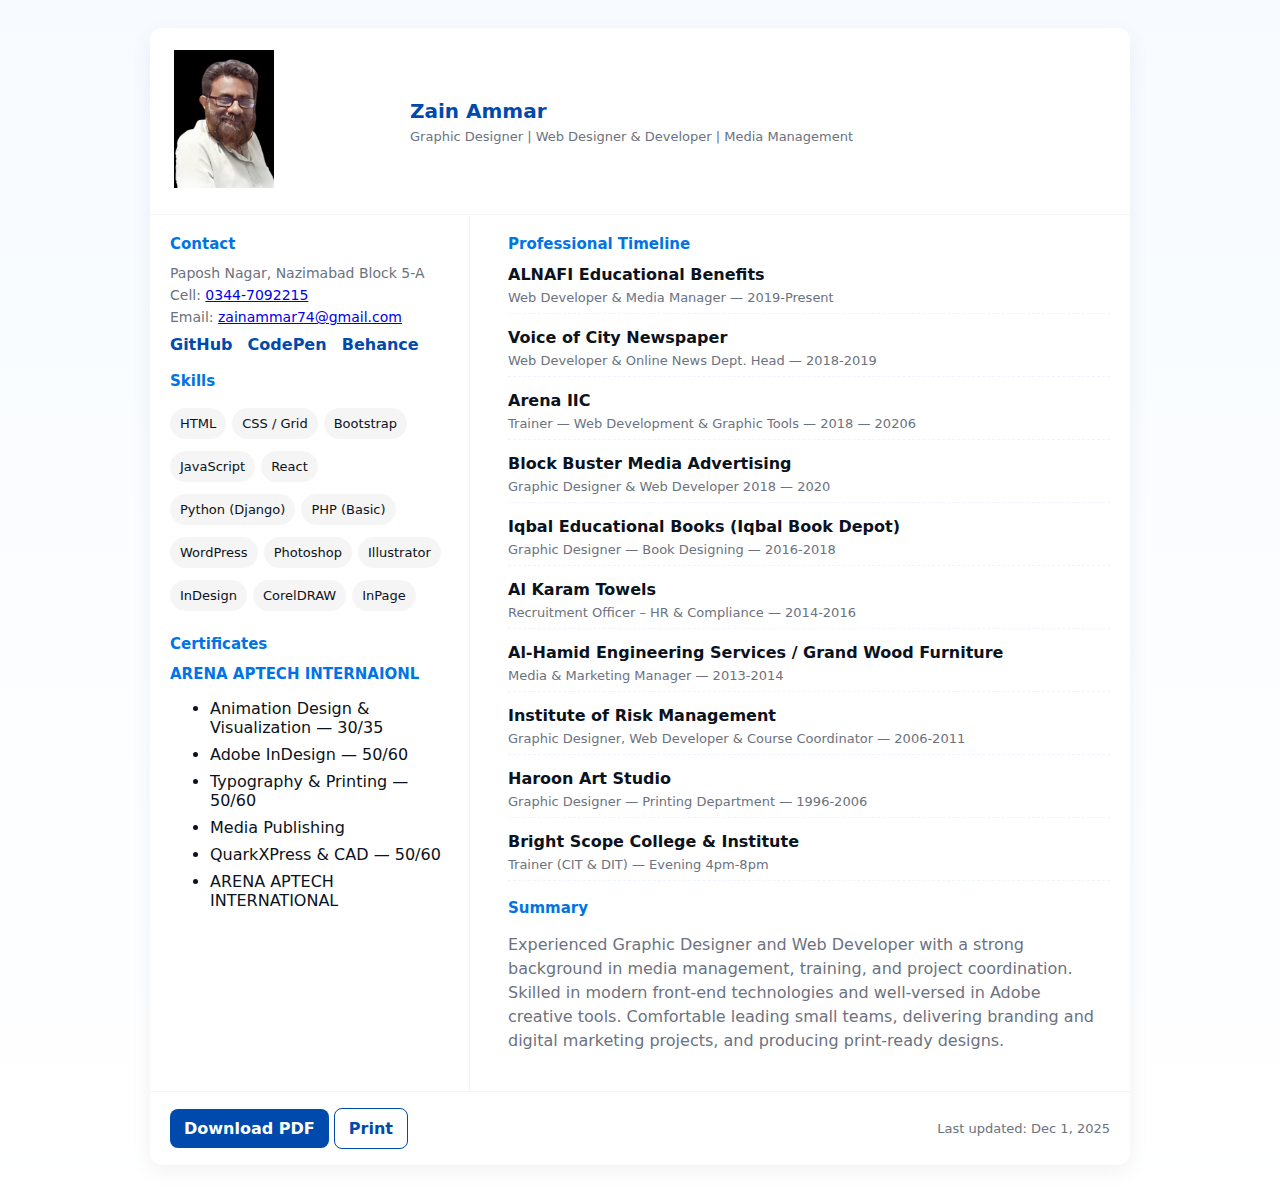
<file: index.html>
<!DOCTYPE html>
<html lang="en">
<head>
  <meta charset="utf-8" />
  <meta name="viewport" content="width=device-width, initial-scale=1" />
  <title>Zain Ammar — Profile</title>
  <style>
    :root{
      --primary: #004aad; /* title */
      --accent:  #0073e6; /* section headings */
      --muted:   #6b7280;
      --bg:      #f7fbff;
      --card:    #ffffff;
      --maxw:    980px;
      --glass:   rgba(0,0,0,0.04);
      --gap:     18px;
      font-family: Inter, ui-sans-serif, system-ui, -apple-system, "Segoe UI", Roboto, "Helvetica Neue", Arial;
      color: #0b1220;
    }

    .im{
        width: 200px;
        height: auto;
        border-radius: 10px;
     
    }
    *{box-sizing:border-box}
    body{margin:0;background:linear-gradient(180deg,var(--bg),#ffffff);padding:28px;display:flex;justify-content:center}
    .wrap{width:100%;max-width:var(--maxw)}
    .card{background:var(--card);border-radius:12px;box-shadow:0 6px 22px rgba(11,17,32,0.06);overflow:hidden}
    header{display:flex;align-items:center;gap:18px;padding:22px 24px;border-bottom:1px solid var(--glass)}
    .avatar{width:84px;height:84px;border-radius:10px;background:linear-gradient(135deg,var(--primary),var(--accent));display:flex;align-items:center;justify-content:center;color:white;font-weight:700;font-size:28px}
    .title h1{margin:0;font-size:20px;color:var(--primary)}
    .title p{margin:6px 0 0;font-size:13px;color:var(--muted)}

    .grid{display:grid;grid-template-columns:320px 1fr;gap:var(--gap)}
    .left{padding:20px;border-right:1px solid var(--glass);min-height:420px}
    .right{padding:20px}

    .section{margin-bottom:18px}
    h2.section-title{margin:0 0 12px;font-size:15px;color:var(--accent)}
    .contact p{margin:6px 0;color:var(--muted);font-size:14px}
    .links a{display:inline-block;margin-right:10px;text-decoration:none;color:var(--primary);font-weight:600}

    .chip{display:inline-block;padding:8px 10px;border-radius:999px;background:var(--glass);font-size:13px;margin:6px 6px 6px 0}
    .skill-list{display:flex;flex-wrap:wrap}

    .timeline-item{margin-bottom:14px;padding-bottom:8px;border-bottom:1px dashed #eef3ff}
    .timeline-item strong{display:block;color:#0b1220}
    .timeline-item .meta{font-size:13px;color:var(--muted);margin-top:6px}

    .certs li{margin-bottom:8px}

    footer{padding:16px 20px;border-top:1px solid var(--glass);display:flex;justify-content:space-between;align-items:center}
    .btn{background:var(--primary);color:white;padding:10px 14px;border-radius:8px;text-decoration:none;font-weight:600;display:inline-block}
    .btn.secondary{background:transparent;color:var(--primary);border:1px solid var(--primary)}

    @media (max-width:880px){
      .grid{grid-template-columns:1fr}
      .left{border-right:none;border-bottom:1px solid var(--glass)}
    }
  </style>
</head>
<body>
  <div class="wrap card" role="document">
    <header>
      <div class="im"><img src="images/me4.png" style="width:100px;height: auto;" ></div>
      <br>
      <div class="title">
        <h1>Zain Ammar</h1>
        <p>Graphic Designer | Web Designer & Developer | Media Management</p>
      </div>
    </header>

    <div class="grid">
      <aside class="left">
        <section class="section contact">
          <h2 class="section-title">Contact</h2>
          <p>Paposh Nagar, Nazimabad Block 5-A</p>
          <p>Cell: <a href="tel:+923447092215">0344-7092215</a></p>
          <p>Email: <a href="mailto:zainammar74@gmail.com">zainammar74@gmail.com</a></p>
          <div style="margin-top:10px" class="links">
            <a href="https://github.com/zainammar" target="_blank">GitHub</a>
            <a href="https://codepen.io/zainammar-01" target="_blank">CodePen</a>
            <a href="https://www.behance.net/sirzain/projects" target="_blank">Behance</a>
          </div>
        </section>

        <section class="section">
          <h2 class="section-title">Skills</h2>
          <div class="skill-list">
            <div class="chip">HTML</div>
            <div class="chip">CSS / Grid</div>
            <div class="chip">Bootstrap</div>
            <div class="chip">JavaScript</div>
            <div class="chip">React</div>
            <div class="chip">Python (Django)</div>
            <!-- <div class="chip">Odoo</div> -->
            <div class="chip">PHP (Basic)</div>
            <div class="chip">WordPress</div>
            <div class="chip">Photoshop</div>
            <div class="chip">Illustrator</div>
            <div class="chip">InDesign</div>
            <div class="chip">CorelDRAW</div>
            <div class="chip">InPage</div>
          </div>
        </section>

        <section class="section">
          <h2 class="section-title">Certificates</h2>
          <h2 class="section-title">ARENA APTECH INTERNAIONL </h2>
          <ul class="certs">
            <li>Animation Design & Visualization — 30/35</li>
            <li>Adobe InDesign — 50/60</li>
            <li>Typography & Printing — 50/60</li>
            <li>Media Publishing</li>
            <li>QuarkXPress & CAD — 50/60</li>
            <li>ARENA APTECH INTERNATIONAL</li>
          </ul>
        </section>
      </aside>

      <main class="right">
        <section class="section">
          <h2 class="section-title">Professional Timeline</h2>

          

          <div class="timeline-item">
            <strong>ALNAFI Educational Benefits</strong>
            <div class="meta">Web Developer & Media Manager — 2019-Present</div>
          </div>
       
          <div class="timeline-item">
            <strong>Voice of City Newspaper</strong>
            <div class="meta">Web Developer & Online News Dept. Head — 2018-2019</div>
          </div>
          <div class="timeline-item">
            <strong>Arena IIC</strong>
            <div class="meta">Trainer — Web Development & Graphic Tools — 2018 — 20206</div>
          </div>
          <div class="timeline-item">
            <strong>Block Buster Media Advertising</strong>
            <div class="meta">Graphic Designer & Web Developer 2018 — 2020</div>
          </div>
          <div class="timeline-item">
            <strong>Iqbal Educational Books (Iqbal Book Depot)</strong>
            <div class="meta">Graphic Designer — Book Designing — 2016-2018</div>
          </div>

          <div class="timeline-item">
            <strong>Al Karam Towels</strong>
            <div class="meta">Recruitment Officer – HR & Compliance — 2014-2016</div>
          </div>

         

          <div class="timeline-item">
            <strong>Al-Hamid Engineering Services / Grand Wood Furniture</strong>
            <div class="meta">Media & Marketing Manager — 2013-2014</div>
          </div>

          <div class="timeline-item">
            <strong>Institute of Risk Management</strong>
            <div class="meta">Graphic Designer, Web Developer & Course Coordinator — 2006-2011</div>
          </div>

          <div class="timeline-item">
            <strong>Haroon Art Studio</strong>
            <div class="meta">Graphic Designer — Printing Department — 1996-2006</div>
          </div>

          <div class="timeline-item">
            <strong>Bright Scope College & Institute</strong>
            <div class="meta">Trainer (CIT & DIT) — Evening 4pm-8pm</div>
          </div>
        </section>

        <section class="section">
          <h2 class="section-title">Summary</h2>
          <p style="color:var(--muted);line-height:1.5">Experienced Graphic Designer and Web Developer with a strong background in media management, training, and project coordination. Skilled in modern front-end technologies and well-versed in Adobe creative tools. Comfortable leading small teams, delivering branding and digital marketing projects, and producing print-ready designs.</p>
        </section>

      </main>
    </div>

    <footer>
      <div>
        <a class="btn" href="sandbox:/mnt/data/Zain_Profile_Colored.pdf" target="_blank">Download PDF</a>
        <a class="btn secondary" id="printBtn">Print</a>
      </div>
      <div style="color:var(--muted);font-size:13px">Last updated: Dec 1, 2025</div>
    </footer>
  </div>

  <script>
    document.getElementById('printBtn').addEventListener('click', function(){
      window.print();
    });
  </script>
</body>
</html>
</file>
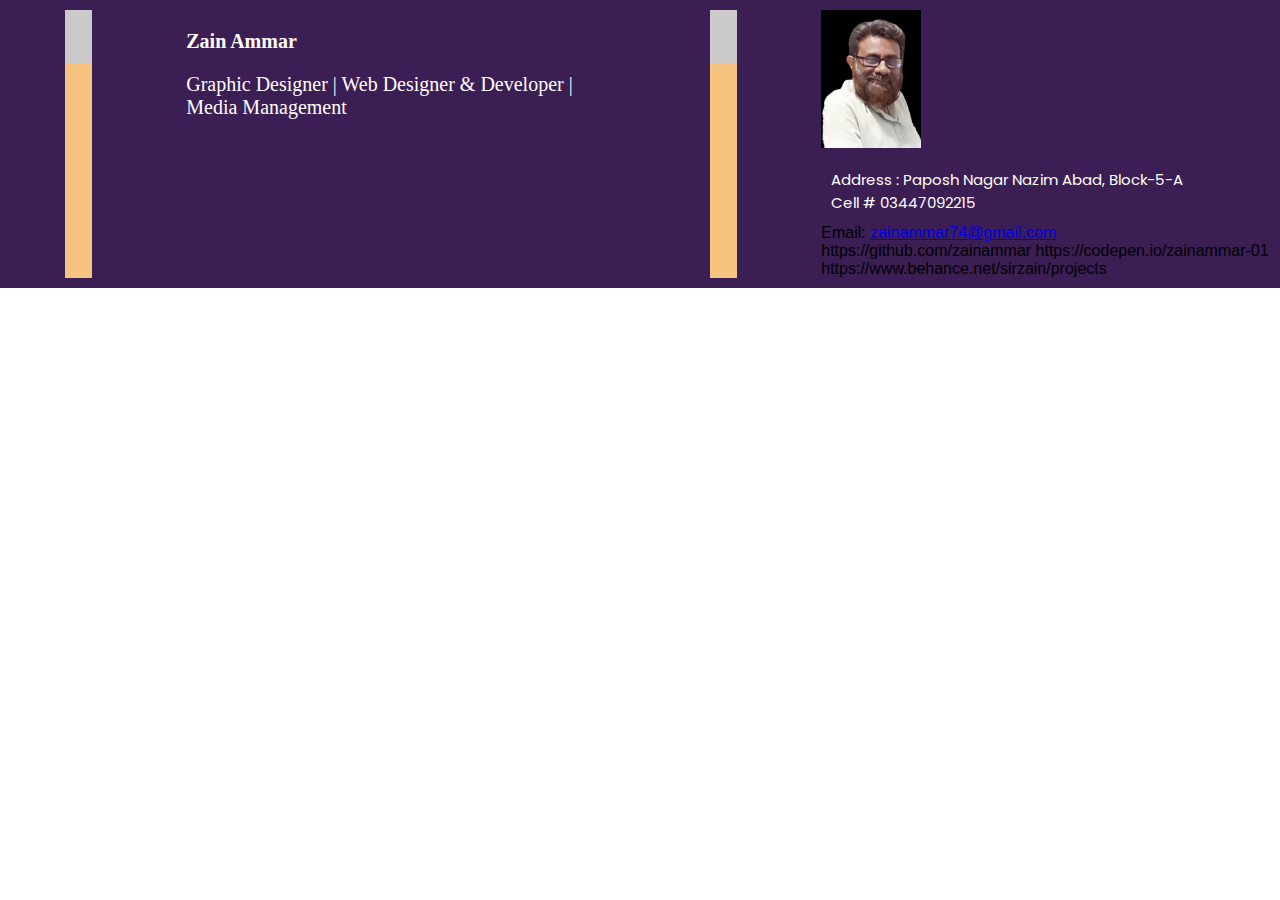
<file: new-added.html>
<!DOCTYPE html>
<html lang="en">
<head>
    <meta charset="UTF-8">
    <meta name="viewport" content="width=device-width, initial-scale=1.0">
    <title>Document</title>
    <link rel="stylesheet" href="css/style-hero-image.css">
    <style>
        @import url('https://fonts.googleapis.com/css2?family=Bilbo+Swash+Caps&family=Poppins:ital,wght@0,100;0,200;0,300;0,400;0,500;0,600;0,700;0,800;0,900;1,100;1,200;1,300;1,400;1,500;1,600;1,700;1,800;1,900&display=swap');
        </style>

</head>
<body>
    <div class="row-5 content-grid bg-11 ">
        <div class="grid-item-1">
            <div class="div-x">
                
            </div>
            <div class="div-y">
                
            </div>
        </div>
        <div class="grid-item-1 lef ">
            <div class="title">
              <h1 class="heading-two">Zain Ammar</h1>
              <p class="heading-two">Graphic Designer | Web Designer & Developer | Media Management</p>
            </div>

           
        </div>
        <div class="grid-item-1">
            <div class="div-x">
                
            </div>
            <div class="div-y">
                
            </div>
        </div>
            <div class="grid-item-1 lef">
                <div class="im"><img src="images/me4.png" style="width:100px;height: auto;" ></div>

                <p class="heading-three">Address : Paposh Nagar
                    Nazim Abad, Block-5-A
                    <br>Cell # 03447092215
                    <p>Email: <a href="mailto:zainammar74@gmail.com">zainammar74@gmail.com</a></p>
                    https://github.com/zainammar
                    https://codepen.io/zainammar-01
                    https://www.behance.net/sirzain/projects
                </p>


            </div>
      
        </div>


</body>
</html>
</file>
<file: css/style-hero-image.css>
*{
    padding: 0px;
    margin: 0px;
}

/* GRID */

  /* Grid Content */
  .content-grid {
    display: grid;
    gap: 10px;
  }
  
 


  .grid-container {
    display: grid;
    grid-template-columns: 200px 300px; /* First column 200px, second column 300px */

    
  }
  
  .grid-item-1 {
    padding:10px;
    text-align: center;  
  }
  
  .grid-item-2 {
    padding:10px;
    text-align: left;  
  }
  
  /* Mobile First - 1 column for all rows */
  .row-1, .row-2, .row-3, .row-4 {
    display: grid;
   
    
   
  }
  
  /* Desktop View */
  @media screen and (min-width: 768px) {
  
    /* 1 column, 1 row (remains the same) */
    .row-1 {
        grid-template-columns: 1fr;
       
    }
  
    /* 2 columns, 1 row */
    .row-2 {
        grid-template-columns: 1fr 1fr;
        
        
    }
  
    /* 3 columns, 1 row */
    .row-3 {
        grid-template-columns: 1fr 1fr 1fr;
       
    }
  
    /* 4 columns, 1 row */
    .row-4 {
        grid-template-columns: 1fr 1fr 1fr 1fr;
       
    }
  
    /* 5 columns, 1 row */
    .row-5 {
      grid-template-columns: 1fr 3fr 1fr 3fr;
     
  }

      /*6 columns, 1 row */
      .row-6 {
        grid-template-columns: 1fr 3fr 1fr;
       
    }

        /*6 columns, 1 row */
        .row-7 {
          grid-template-columns: 1fr 2fr 2fr 1fr;
         
      }

       /*6 columns, 1 row */
       .row-8 {
        grid-template-columns: 2fr 2fr;
       
    }


  }
  
  
  .grid-item img {
    max-width: 100%;
    height: auto;
    display: block;
    margin: 0 auto;
  }
  .bg-x{
    background-color:#3B1E54;
    border-radius:50px;
  }

  .bg-11{
    background-color:#3B1E54;
  }

  .bg-1-next{
    background-image: linear-gradient(to right top, #1f1c2c, #4f475c, #85778f, #c0aac6, #ffe1ff);
  }

  
  .bg-2{
    background-color:#7E60BF;
  }

  .bg-2-next{
    background-image: linear-gradient(to right top, #f1eff6, #d4cae9, #b7a6dc, #9a83ce, #7e60bf);
}


.bg-3{
    background-color:#E4B1F0;
  }

  .bg-3-next{
    background-image: linear-gradient(to top, #5f72bd 0%, #9b23ea 100%);
}

.bg-4{
    background-color:#FFE1FF;
  }


  .div-x{
    background-color: rgb(203, 201, 201);
    margin: auto;
    width: 20%;
    height:20%;
   
    
  }

  .div-y{
    background-color: rgb(247, 195, 128);
    margin: auto;
    width: 20%;
    height:80%;
    /* border: 3px solid #73AD21; */
  
  }

  .lef{
    text-align: left;
    margin-left: 0px;
  }
/* Text */


.heading-one
{
  font-family: "Poppins", sans-serif;
  color:#fffdfa;
  font-size:30px;
  text-align: left;
  padding-top:0px;
  margin:0px;

}
.heading-two
{
  font-family: poppins-bold;
  color:#fffdfa;
  font-size:20px;
  text-align:left;
  padding-top: 10px;
  margin:10px;

}
.heading-three
{
  font-family: "Poppins", sans-serif;
  color:#fffdfa;
  font-size:15px;
  text-align:left;
  padding-top: 10px;
  margin:10px;


}
.heading-thirteen
{
  font-family: "Poppins", sans-serif;
  color:#fffdfa;
  /* font-size:25px; */
  text-align: center;
  padding-top: 10px;
  margin:10px;

}


/* Fonts */
.poppins-thin {
  font-family: "Poppins", sans-serif;
  font-weight: 100;
  font-style: normal;
}

.poppins-extralight {
  font-family: "Poppins", sans-serif;
  font-weight: 200;
  font-style: normal;
}

.poppins-light {
  font-family: "Poppins", sans-serif;
  font-weight: 300;
  font-style: normal;
}

.poppins-regular {
  font-family: "Poppins", sans-serif;
  font-weight: 400;
  font-style: normal;
}

.poppins-medium {
  font-family: "Poppins", sans-serif;
  font-weight: 500;
  font-style: normal;
}

.poppins-semibold {
  font-family: "Poppins", sans-serif;
  font-weight: 600;
  font-style: normal;
}

.poppins-bold {
  font-family: "Poppins", sans-serif;
  font-weight: 700;
  font-style: normal;
}

.poppins-extrabold {
  font-family: "Poppins", sans-serif;
  font-weight: 800;
  font-style: normal;
}

.poppins-black {
  font-family: "Poppins", sans-serif;
  font-weight: 900;
  font-style: normal;
}

.poppins-thin-italic {
  font-family: "Poppins", sans-serif;
  font-weight: 100;
  font-style: italic;
}

.poppins-extralight-italic {
  font-family: "Poppins", sans-serif;
  font-weight: 200;
  font-style: italic;
}

.poppins-light-italic {
  font-family: "Poppins", sans-serif;
  font-weight: 300;
  font-style: italic;
}

.poppins-regular-italic {
  font-family: "Poppins", sans-serif;
  font-weight: 400;
  font-style: italic;
}

.poppins-medium-italic {
  font-family: "Poppins", sans-serif;
  font-weight: 500;
  font-style: italic;
}

.poppins-semibold-italic {
  font-family: "Poppins", sans-serif;
  font-weight: 600;
  font-style: italic;
}

.poppins-bold-italic {
  font-family: "Poppins", sans-serif;
  font-weight: 700;
  font-style: italic;
}

.poppins-extrabold-italic {
  font-family: "Poppins", sans-serif;
  font-weight: 800;
  font-style: italic;
}

.poppins-black-italic {
  font-family: "Poppins", sans-serif;
  font-weight: 900;
  font-style: italic;
}

/* Shapes CSS */

/* 
https://bennettfeely.com/clippy/

https://css-shape.com/ */

.ribbon {
  font-size: 28px;
  font-weight: bold;
  color: #fff;
}
.ribbon {
  --s: 1.8em; /* the ribbon size */
  --d: .8em;  /* the depth */
  --c: .8em;  /* the cutout part */
  
  padding: 0 var(--c) var(--d) calc(var(--s) + .5em);
  line-height: 1.8;
  background: conic-gradient(at left  var(--s) bottom var(--d),#0000 25%,#0008 0 37.5%,#0004 0);
  clip-path: polygon(calc(100% - var(--c)) 0,  var(--s) 0,var(--s) var(--d),0 var(--d),var(--c) calc(50% + var(--d)/2),0 100%,calc(var(--s) + var(--d)) 100%,calc(var(--s) + var(--d)) calc(100% - var(--d)),calc(100% - var(--c)) calc(100% - var(--d)),100% calc(50% - var(--d)/2));
  background-color: #7E60BF; /* the main color */
  width: fit-content;
}


/* HTML: <div class="ribbon">Your text content</div> */
.ribbon-2 {
  font-size: 28px;
  font-weight: bold;
  color: #fff;
}
.ribbon-2 {
  --s: 1.8em; /* the ribbon size */
  --d: .8em;  /* the depth */
  --c: .8em;  /* the cutout part */
  
  padding: 0 var(--c) var(--d) calc(var(--s) + .5em);
  line-height: 1.8;
  background: conic-gradient(at left  var(--s) bottom var(--d),#0000 25%,#0008 0 37.5%,#0004 0);
  clip-path: polygon(calc(100% - var(--c)) 0,  var(--s) 0,var(--s) var(--d),0 var(--d),var(--c) calc(50% + var(--d)/2),0 100%,calc(var(--s) + var(--d)) 100%,calc(var(--s) + var(--d)) calc(100% - var(--d)),calc(100% - var(--c)) calc(100% - var(--d)),100% calc(50% - var(--d)/2));
  background-color: #BD1550; /* the main color */
  width: fit-content;
}

.left-point{
  clip-path: polygon(25% 0%, 100% 0%, 100% 100%, 25% 100%, 0% 50%);

}

.dimond-1{
  clip-path: polygon(25% 0%, 75% 0%, 100% 25%, 50% 100%, 0% 25%);
 }


 /* HTML: <div class="rhombus"></div> */
.rhombus {
  height: 200px; /* adjust to control the size  */
  aspect-ratio: 1;
  clip-path: polygon(50% 0,100% 50%,50% 100%,0 50%);
  background: #88A65E;
  
}

 /* button */

 
.button11 {
  background-color:#7E60BF;
  color: rgb(255, 254, 254);
  padding: 10px 16px;
  text-align: center;
  text-decoration: none;
  display: inline-block;
  font-size: 14px;
  border: 2px solid #f2f5df;
}

.button11:hover {
  background-color:#f3f1ee;
  color: rgb(6, 0, 0);
  border: 2px solid #000000;
  transition-duration: 1s;
}



/* Slider */

* {box-sizing: border-box;}
body {font-family: Verdana, sans-serif;}
.mySlides {display: none;}
img {vertical-align: middle;}

/* Slideshow container */
.slideshow-container {
  max-width: 1000px;
  position: relative;
  margin: auto;
}

/* Caption text */
.text {
  color: #f2f2f2;
  font-size: 15px;
  padding: 8px 12px;
  position: absolute;
  bottom: 8px;
  width: 100%;
  text-align: center;
}

/* Number text (1/3 etc) */
.numbertext {
  color: #f2f2f2;
  font-size: 12px;
  padding: 8px 12px;
  position: absolute;
  top: 0;
}

/* The dots/bullets/indicators */
.dot {
  height: 15px;
  width: 15px;
  margin: 0 2px;
  background-color: #bbb;
  border-radius: 50%;
  display: inline-block;
  transition: background-color 0.6s ease;
}

.active {
  background-color: #717171;
}

/* Fading animation */
.fade {
  animation-name: fade;
  animation-duration: 1.5s;
}

@keyframes fade {
  from {opacity: .4} 
  to {opacity: 1}
}

/* On smaller screens, decrease text size */
@media only screen and (max-width: 300px) {
  .text {font-size: 11px}
}


/* Image fame set */
.img-sty-1{
  width:100%;
  height:auto;
}

.zoom {
  padding: 50px;
  background-color: green;
  transition: transform .2s;
  margin: 0 auto;
}

.zoom:hover {
  -ms-transform: scale(1.5); /* IE 9 */
  -webkit-transform: scale(1.5); /* Safari 3-8 */
  transform: scale(1.5); 
}

/* HR */

.hr-1{
  border: 1px solid #E4B1F0;
}


.vl {
  border-left: 6px solid green;
  height: 100px;
}
</file>
